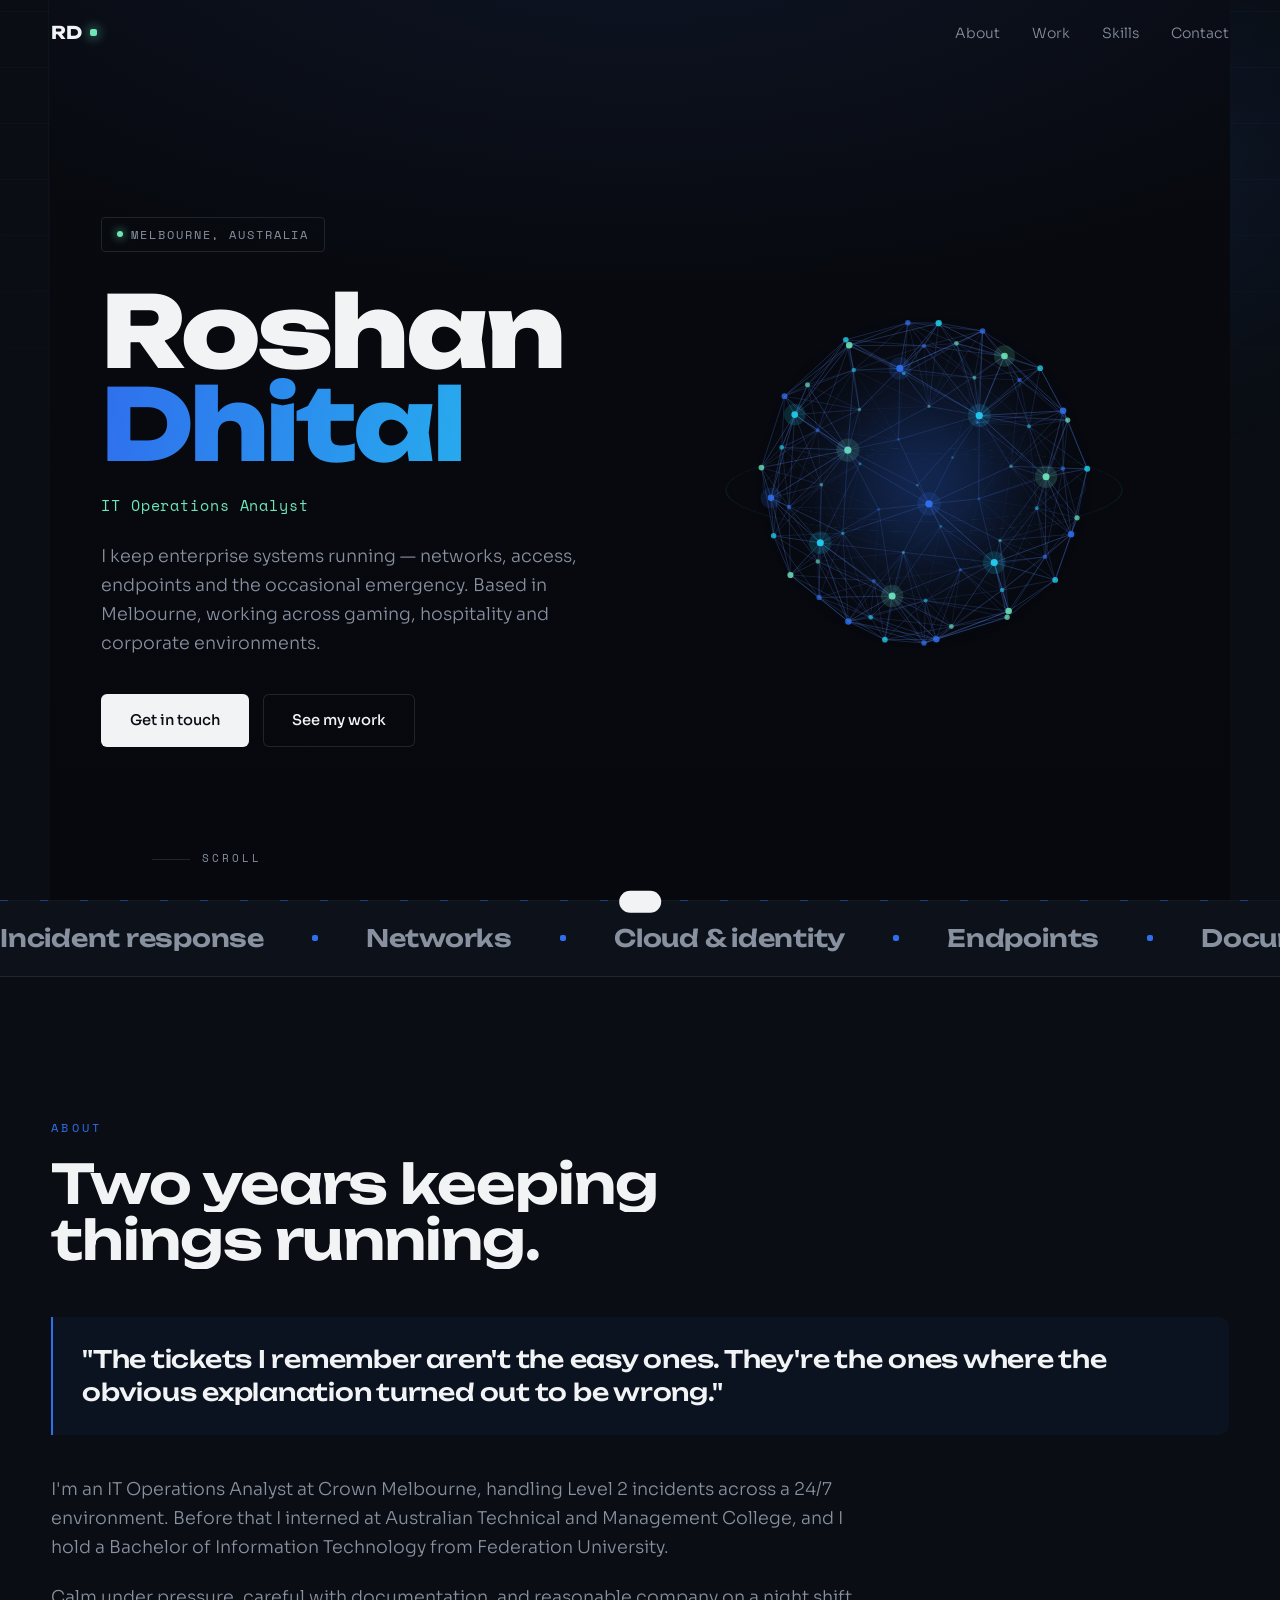
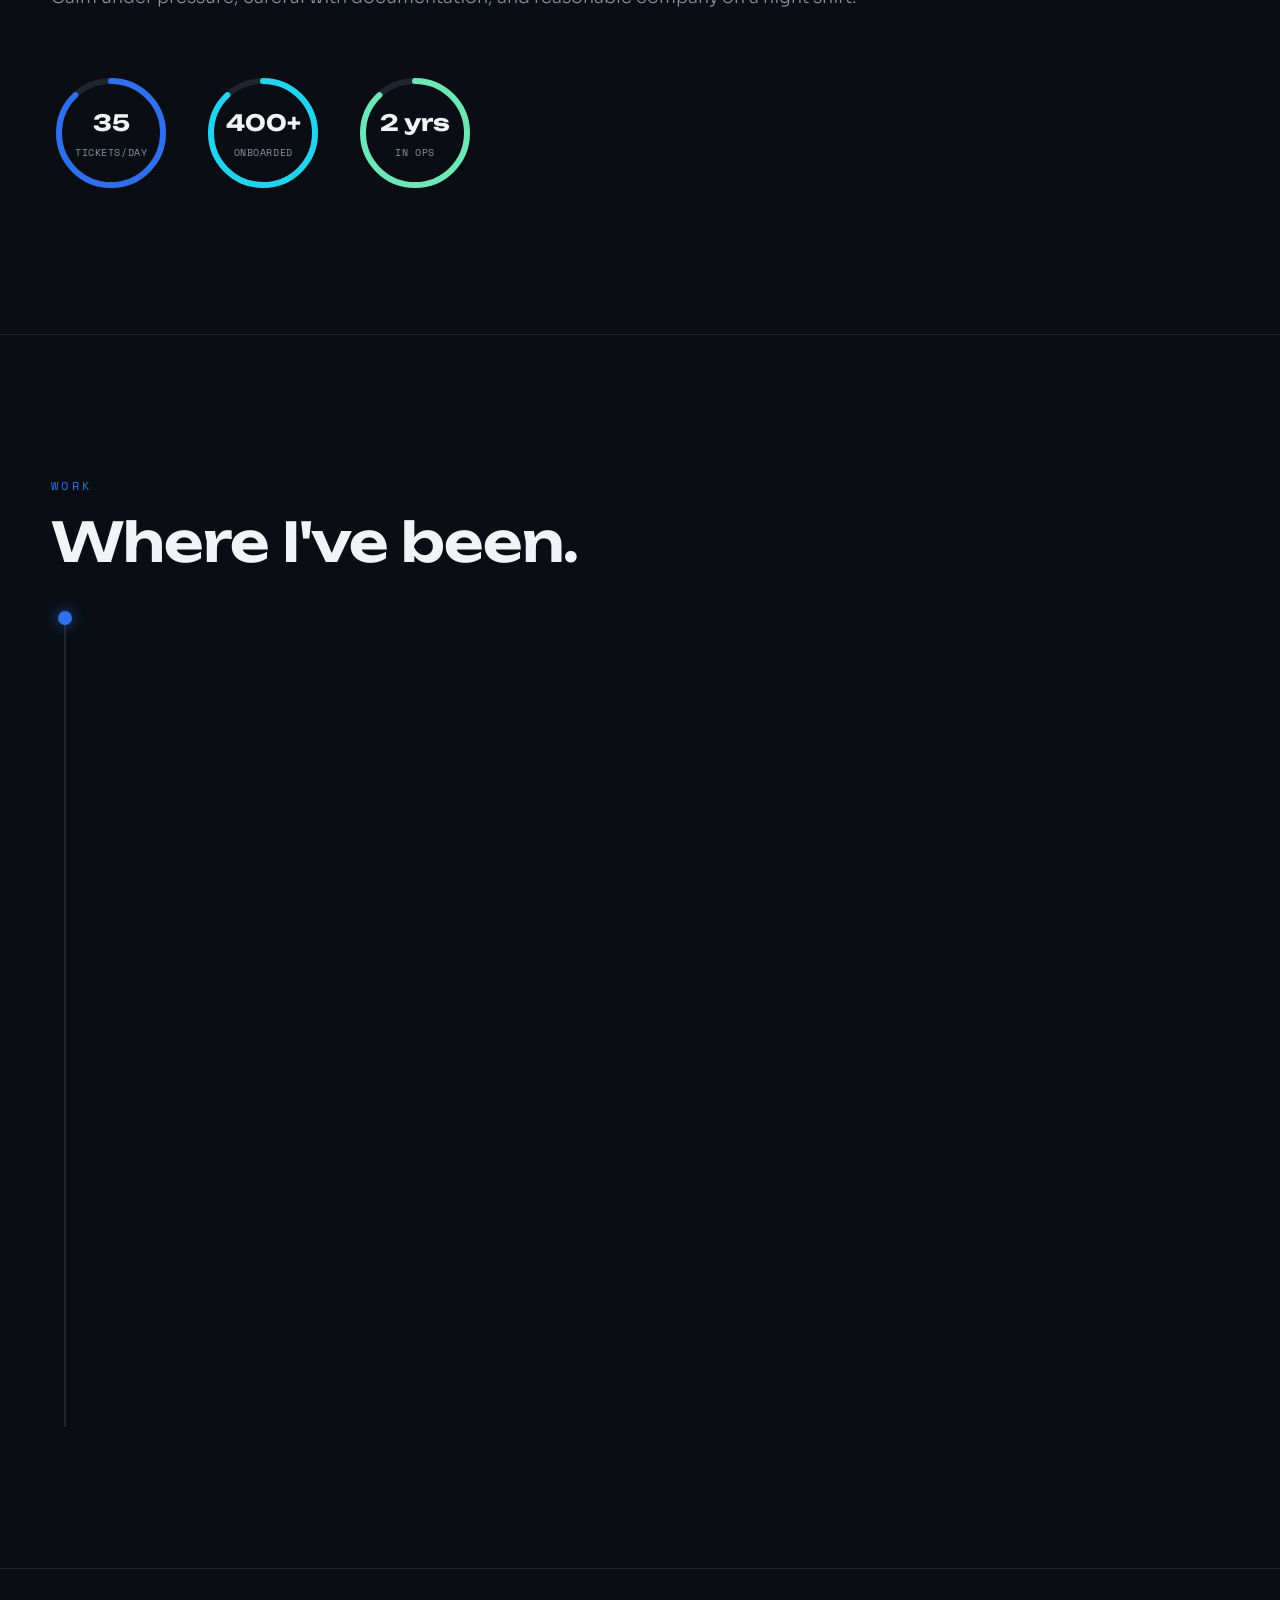
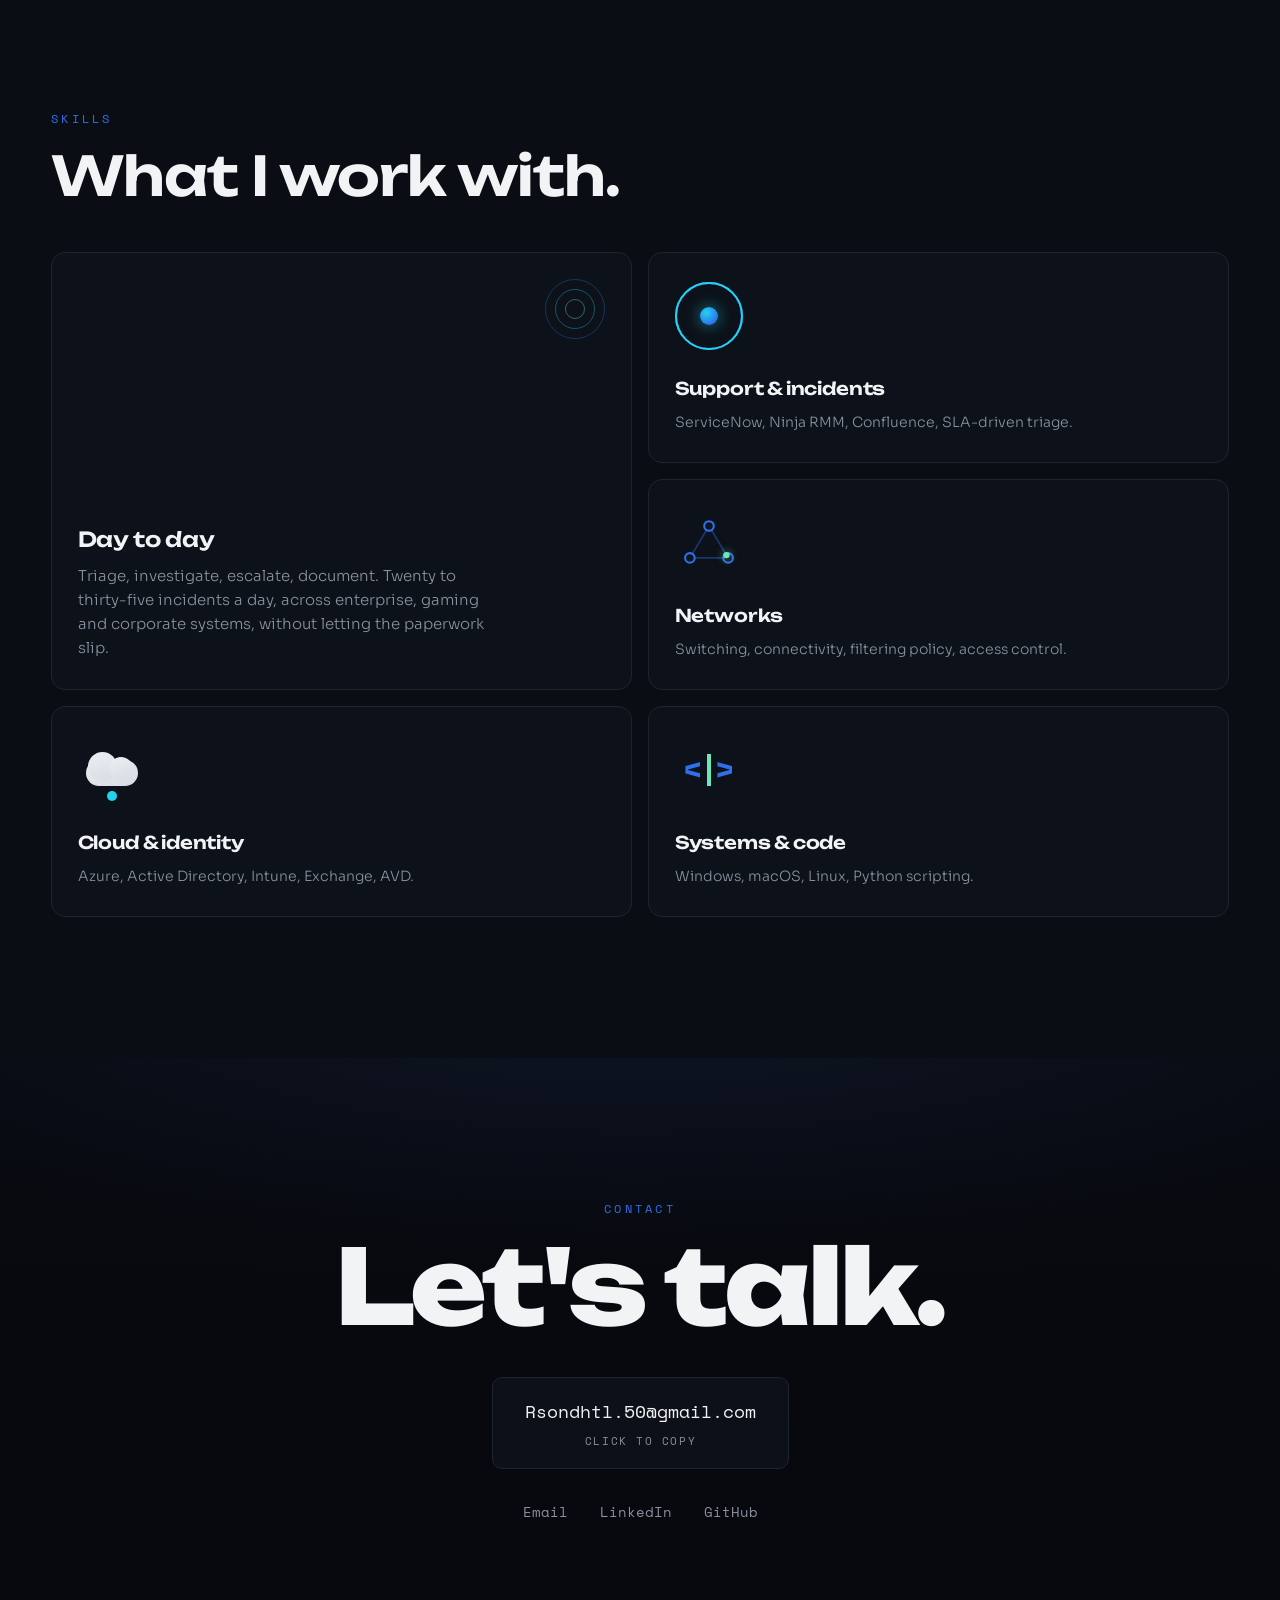
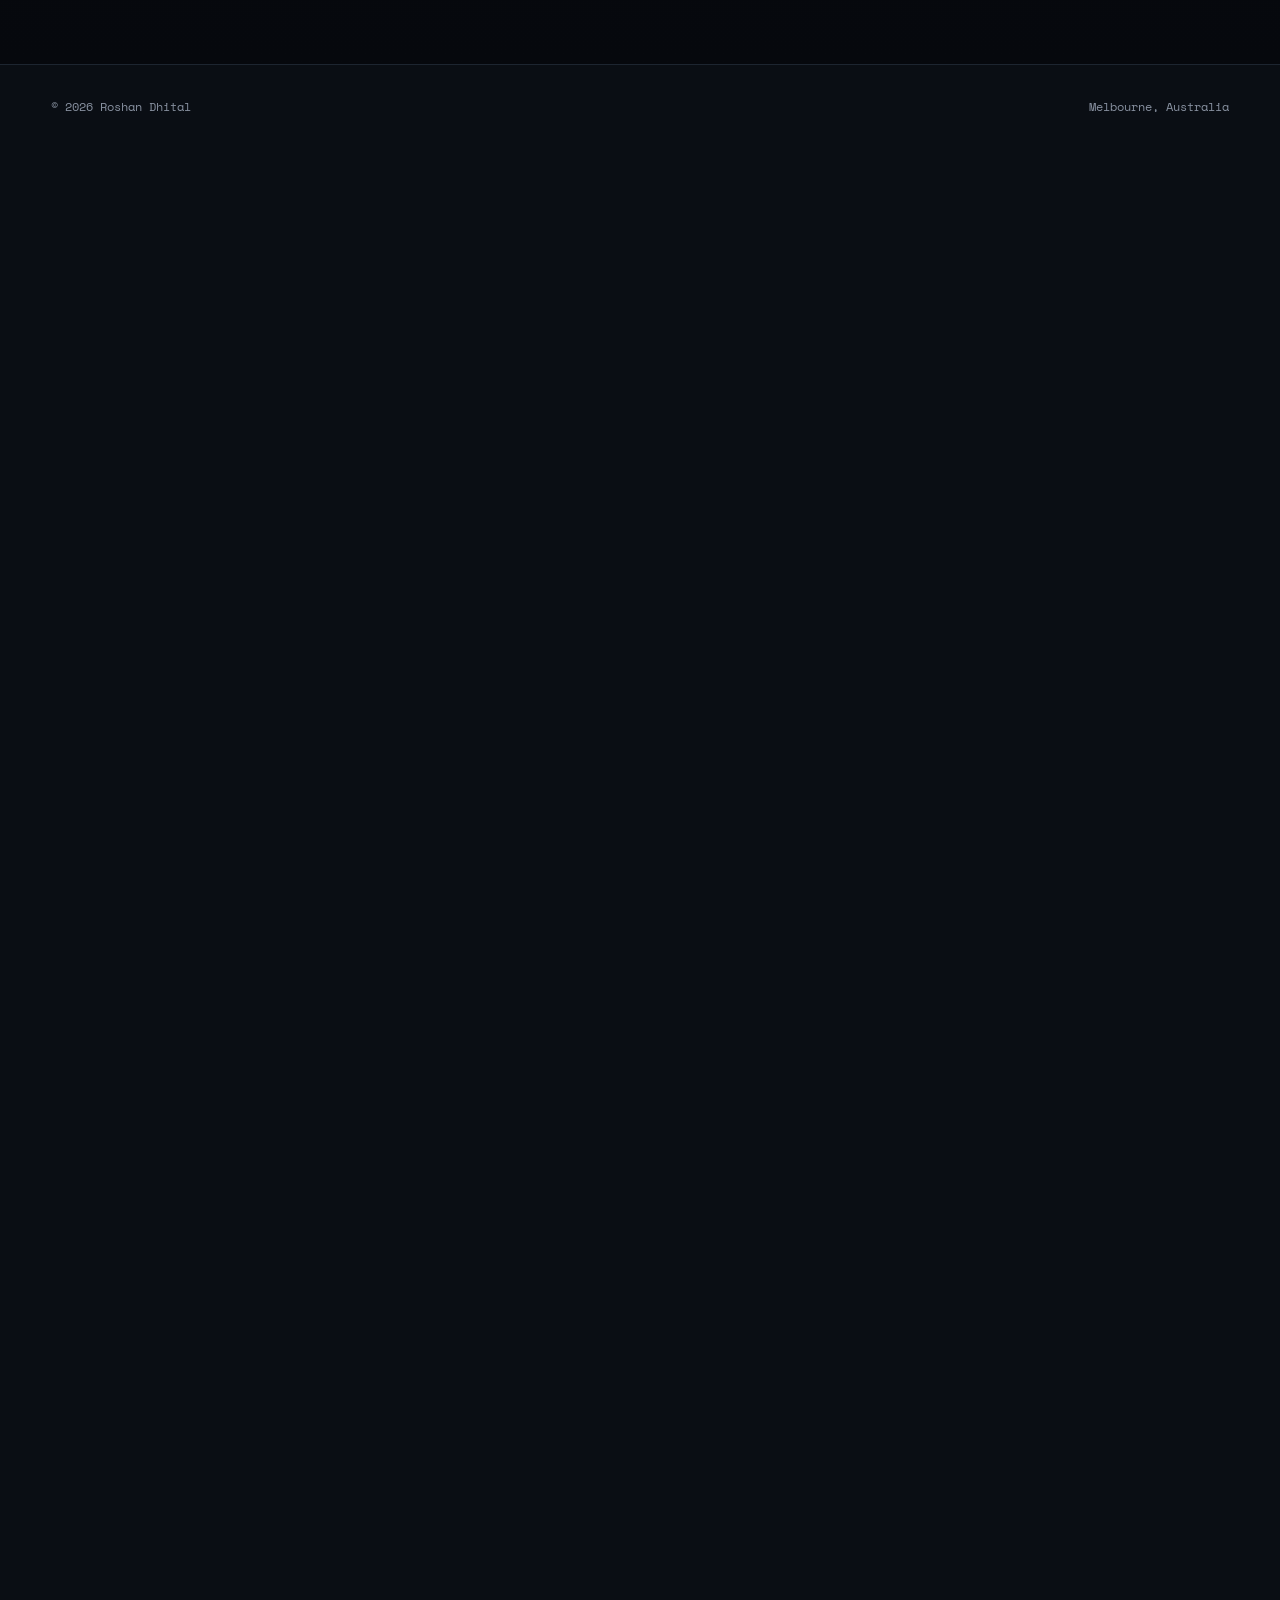
<file: index.html>
<!DOCTYPE html>
<html lang="en" dir="ltr">
<head>
<meta charset="utf-8">
<meta name="viewport" content="width=device-width, initial-scale=1">
<title>Roshan Dhital — IT Operations Analyst, Melbourne</title>
<meta name="description" content="Roshan Dhital — IT Operations Analyst based in Melbourne, Australia. Enterprise support, networks and systems.">
<meta name="theme-color" content="#0A0E14">

<meta property="og:title" content="Roshan Dhital — IT Operations Analyst">
<meta property="og:description" content="IT Operations Analyst based in Melbourne, Australia.">
<meta property="og:type" content="website">
<meta property="og:image" content="https://roshandhital.github.io/Rossite/thumbnail.png">
<meta property="og:image:width" content="1200">
<meta property="og:image:height" content="630">
<meta name="twitter:card" content="summary_large_image">
<meta name="twitter:image" content="https://roshandhital.github.io/Rossite/thumbnail.png">

<link rel="icon" href="favicon.svg" type="image/svg+xml">
<link rel="manifest" href="site.webmanifest">
<link rel="preconnect" href="https://fonts.googleapis.com">
<link rel="preconnect" href="https://fonts.gstatic.com" crossorigin>
<link href="https://fonts.googleapis.com/css2?family=Unbounded:wght@400;500;600;700;800;900&family=Sora:wght@300;400;500;600;700&family=Space+Mono:wght@400;700&display=swap" rel="stylesheet">
<link rel="stylesheet" href="styles.css">
<script>document.documentElement.classList.add('js');</script>
</head>

<body>

<!-- ============ LOADER ============ -->
<div class="loader" id="loader" aria-hidden="true">
  <div class="loader__inner">
    <span class="loader__name">ROSHAN DHITAL</span>
    <span class="loader__num" id="loaderNum">0</span>
    <span class="loader__bar"><i id="loaderBar"></i></span>
  </div>
</div>

<a class="skip" href="#main">Skip to content</a>
<div class="scrollbar" aria-hidden="true"><span></span></div>

<div class="cursor" id="cursor" aria-hidden="true"><span class="cursor__r"></span></div>

<!-- ============ BLUEPRINT BACKDROP ============ -->
<div class="grid-bg" id="gridBg" aria-hidden="true"></div>

<header class="nav" id="nav">
  <a class="nav__logo" href="#top" data-magnet>RD<i></i></a>
  <nav aria-label="Sections">
    <ul>
      <li><a href="#about" data-nav>About</a></li>
      <li><a href="#work" data-nav>Work</a></li>
      <li><a href="#skills" data-nav>Skills</a></li>
      <li><a href="#contact" data-nav>Contact</a></li>
    </ul>
  </nav>
  <button class="menu" id="menu" aria-expanded="false" aria-controls="nav">
    <span class="sr-only">Menu</span><i aria-hidden="true"></i>
  </button>
</header>

<main id="main">

  <!-- ============ HERO ============ -->
  <section class="hero" id="top">
    <div class="hero__text">
      <p class="tag" data-anim="fade"><i class="live"></i> Melbourne, Australia</p>

      <h1 class="hero__h1">
        <span class="mask"><span class="mask__i">Roshan</span></span>
        <span class="mask"><span class="mask__i grad">Dhital</span></span>
      </h1>

      <p class="hero__role" data-anim="fade">
        <span data-scramble="IT Operations Analyst">IT Operations Analyst</span>
      </p>

      <p class="hero__line" data-anim="fade">
        I keep enterprise systems running — networks, access, endpoints and the
        occasional emergency. Based in Melbourne, working across gaming,
        hospitality and corporate environments.
      </p>

      <div class="hero__btns" data-anim="fade">
        <a class="btn" href="#contact" data-magnet><span>Get in touch</span></a>
        <a class="btn btn--line" href="#work" data-magnet><span>See my work</span></a>
      </div>
    </div>

    <!-- 3D node sphere -->
    <div class="scene" aria-hidden="true">
      <canvas class="sphere" id="sphere"></canvas>
      <div class="scene__glow"></div>
      <div class="scene__ring scene__ring--a"></div>
      <div class="scene__ring scene__ring--b"></div>
    </div>

    <div class="scrolldown" aria-hidden="true"><span></span>SCROLL</div>
  </section>

  <div class="rule" aria-hidden="true"></div>

  <!-- ============ MARQUEE ============ -->
  <div class="marquee" aria-hidden="true">
    <div class="marquee__t" id="marquee"></div>
  </div>

  <!-- ============ ABOUT ============ -->
  <section class="sec" id="about">
    <div class="wrap">
      <p class="lbl" data-anim="fade">About</p>
      <h2 class="h2" data-anim="lines">
        Two years keeping<br>things running.
      </h2>

      <div class="about">
        <blockquote class="quote" data-anim="fade">
          "The tickets I remember aren't the easy ones. They're the ones where
          the obvious explanation turned out to be wrong."
        </blockquote>

        <div class="about__txt">
          <p data-anim="fade">
            I'm an IT Operations Analyst at Crown Melbourne, handling Level 2
            incidents across a 24/7 environment. Before that I interned at
            Australian Technical and Management College, and I hold a Bachelor
            of Information Technology from Federation University.
          </p>
          <p data-anim="fade">
            Calm under pressure, careful with documentation, and reasonable
            company on a night shift.
          </p>
        </div>

        <div class="rings" data-anim="fade">
          <div class="ring" data-count="35" data-suf="">
            <svg viewBox="0 0 120 120" aria-hidden="true">
              <circle class="ring__trail" cx="60" cy="60" r="52"/>
              <circle class="ring__bar ring__bar--a" cx="60" cy="60" r="52"/>
            </svg>
            <div class="ring__txt"><b>0</b><span>tickets/day</span></div>
          </div>
          <div class="ring" data-count="400" data-suf="+">
            <svg viewBox="0 0 120 120" aria-hidden="true">
              <circle class="ring__trail" cx="60" cy="60" r="52"/>
              <circle class="ring__bar ring__bar--b" cx="60" cy="60" r="52"/>
            </svg>
            <div class="ring__txt"><b>0</b><span>onboarded</span></div>
          </div>
          <div class="ring" data-count="2" data-suf=" yrs">
            <svg viewBox="0 0 120 120" aria-hidden="true">
              <circle class="ring__trail" cx="60" cy="60" r="52"/>
              <circle class="ring__bar ring__bar--c" cx="60" cy="60" r="52"/>
            </svg>
            <div class="ring__txt"><b>0</b><span>in ops</span></div>
          </div>
        </div>
      </div>
    </div>
  </section>

  <!-- ============ WORK ============ -->
  <section class="sec sec--alt" id="work">
    <div class="wrap">
      <p class="lbl" data-anim="fade">Work</p>
      <h2 class="h2" data-anim="lines">Where I've been.</h2>

      <div class="rail" id="rail">
        <div class="rail__line"><span class="rail__dot" id="railDot"></span></div>

        <div class="jobs">
          <article class="job" data-anim="hinge">
            <span class="job__yr">2023 —</span>
            <div class="job__b">
              <h3>IT Operations Analyst</h3>
              <p class="job__co">Crown Melbourne</p>
              <p>Level 2 support across gaming, hospitality and corporate systems — firewall and access reviews in Check Point and Aruba ClearPass, 20–35 ServiceNow tickets a day, documented in Confluence.</p>
            </div>
          </article>

          <article class="job" data-anim="hinge">
            <span class="job__yr">2023</span>
            <div class="job__b">
              <h3>IT Support Intern</h3>
              <p class="job__co">Australian Technical and Management College</p>
              <p>Hundreds of requests a week through Ninja RMM, plus onboarding for 400+ students and staff — accounts, access and software deployment in Active Directory.</p>
            </div>
          </article>

          <article class="job" data-anim="hinge">
            <span class="job__yr">2019—22</span>
            <div class="job__b">
              <h3>Bachelor of Information Technology</h3>
              <p class="job__co">Federation University Australia</p>
              <p>Networking and information security, cloud computing, systems analysis and programming. Led a team project judged best of seven prototypes.</p>
            </div>
          </article>
        </div>
      </div>
    </div>
  </section>

  <!-- ============ SKILLS ============ -->
  <section class="sec" id="skills">
    <div class="wrap">
      <p class="lbl" data-anim="fade">Skills</p>
      <h2 class="h2" data-anim="lines">What I work with.</h2>

      <div class="bento">
        <article class="tile tile--big" data-tilt data-anim="pop">
          <div class="tile__orbit" aria-hidden="true">
            <i></i><i></i><i></i>
          </div>
          <h3>Day to day</h3>
          <p>Triage, investigate, escalate, document. Twenty to thirty-five
             incidents a day, across enterprise, gaming and corporate systems,
             without letting the paperwork slip.</p>
        </article>

        <article class="tile" data-tilt data-anim="pop">
          <div class="icon icon--support" aria-hidden="true">
            <span class="icon__ring"></span>
            <span class="icon__ring icon__ring--d"></span>
            <span class="icon__dot"></span>
          </div>
          <h3>Support &amp; incidents</h3>
          <p>ServiceNow, Ninja RMM, Confluence, SLA-driven triage.</p>
        </article>
        <article class="tile" data-tilt data-anim="pop">
          <svg class="icon icon--net" viewBox="0 0 64 64" aria-hidden="true">
            <line x1="14" y1="46" x2="32" y2="16" class="icon__line"/>
            <line x1="32" y1="16" x2="50" y2="46" class="icon__line"/>
            <line x1="14" y1="46" x2="50" y2="46" class="icon__line"/>
            <circle cx="32" cy="16" r="4.5" class="icon__node"/>
            <circle cx="14" cy="46" r="4.5" class="icon__node"/>
            <circle cx="50" cy="46" r="4.5" class="icon__node"/>
            <circle r="3" class="icon__packet">
              <animateMotion dur="2.6s" repeatCount="indefinite" path="M32,16 L50,46 L14,46 Z"/>
            </circle>
          </svg>
          <h3>Networks</h3>
          <p>Switching, connectivity, filtering policy, access control.</p>
        </article>
        <article class="tile" data-tilt data-anim="pop">
          <div class="icon icon--cloud" aria-hidden="true">
            <span class="icon__cloudbody"></span>
            <span class="icon__cloudbump icon__cloudbump--l"></span>
            <span class="icon__cloudbump icon__cloudbump--r"></span>
            <span class="icon__cloudpulse"></span>
          </div>
          <h3>Cloud &amp; identity</h3>
          <p>Azure, Active Directory, Intune, Exchange, AVD.</p>
        </article>
        <article class="tile" data-tilt data-anim="pop">
          <div class="icon icon--code" aria-hidden="true">
            <span class="icon__bracket">&lt;</span>
            <span class="icon__cursor"></span>
            <span class="icon__bracket">&gt;</span>
          </div>
          <h3>Systems &amp; code</h3>
          <p>Windows, macOS, Linux, Python scripting.</p>
        </article>
      </div>
    </div>
  </section>

  <!-- ============ CONTACT ============ -->
  <section class="sec sec--end" id="contact">
    <div class="wrap wrap--mid">
      <p class="lbl" data-anim="fade">Contact</p>
      <h2 class="big" data-anim="lines">Let's talk.</h2>

      <button class="mail" id="copyMail" data-mail="Rsondhtl.50@gmail.com" data-magnet>
        <span>Rsondhtl.50@gmail.com</span>
        <i>click to copy</i>
      </button>

      <div class="links" data-anim="fade">
        <a href="mailto:Rsondhtl.50@gmail.com" data-magnet>Email</a>
        <a href="https://www.linkedin.com/in/roshan-dhital/" target="_blank" rel="noopener" data-magnet>LinkedIn</a>
        <a href="https://github.com/roshandhital" target="_blank" rel="noopener" data-magnet>GitHub</a>
      </div>
    </div>
  </section>
</main>

<footer class="foot">
  <p>© <span id="year">2026</span> Roshan Dhital</p>
  <p>Melbourne, Australia</p>
</footer>

<div class="toast" id="toast" role="status" aria-live="polite"></div>
<button class="top" id="top-btn" aria-label="Back to top">↑</button>

<script src="script.js" defer></script>
</body>
</html>
</file>
<file: styles.css>
/* =========================================================
   Roshan Dhital — portfolio
   Blueprint / precision-engineering theme, built around an
   interactive 3D die. No frameworks, no libraries.
   ========================================================= */

:root{
  --bg:      #0A0E14;
  --bg-2:    #10151D;
  --panel:   #ECEFF3;
  --line:    #1D2530;
  --fg:      #F2F3F5;
  --dim:     #8891A0;

  --cobalt:  #2F6FED;
  --cyan:    #22D3EE;
  --mint:    #6EE7B7;
  --amber:   #FFB020;

  --display: 'Unbounded', system-ui, sans-serif;
  --body:    'Sora', system-ui, sans-serif;
  --mono:    'Space Mono', ui-monospace, monospace;

  --wrap: 1180px;
  --pad: clamp(1.2rem, 4vw, 3.5rem);
  --ease: cubic-bezier(.22,.9,.28,1);
  --bounce: cubic-bezier(.34,1.42,.4,1);

  /* section background washes — dark blue / light blue / teal-green / near-black,
     each a soft glow over the base --bg rather than a flat color block */
  --wash-black: radial-gradient(120% 70% at 50% -10%, rgba(20,30,55,.55), transparent 60%),
                linear-gradient(180deg, rgba(8,10,16,1), rgba(6,8,13,1));
  --wash-blue:  radial-gradient(90% 60% at 18% 0%, rgba(24,46,96,.6), transparent 65%),
                radial-gradient(70% 55% at 92% 100%, rgba(16,30,64,.45), transparent 60%),
                var(--bg);
  --wash-blue-light: radial-gradient(90% 65% at 82% 0%, rgba(38,88,176,.42), transparent 65%),
                radial-gradient(75% 55% at 8% 100%, rgba(24,60,124,.32), transparent 60%),
                var(--bg);
  --wash-teal:  radial-gradient(90% 60% at 22% 0%, rgba(20,84,76,.4), transparent 65%),
                radial-gradient(70% 55% at 88% 100%, rgba(16,72,68,.3), transparent 60%),
                var(--bg);
}

*,*::before,*::after{ box-sizing:border-box; }
html{ scroll-behavior:smooth; }

body{
  margin:0; background:var(--bg); color:var(--fg);
  font-family:var(--body); font-weight:300;
  font-size:clamp(1rem,.95rem + .25vw,1.1rem); line-height:1.65;
  -webkit-font-smoothing:antialiased; overflow-x:hidden;
}
body.is-locked{ overflow:hidden; }

a{ color:inherit; text-decoration:none; }
button{ font:inherit; color:inherit; background:none; border:0; }
:focus-visible{ outline:2px solid var(--cobalt); outline-offset:4px; border-radius:4px; }

.sr-only{
  position:absolute; width:1px; height:1px; padding:0; margin:-1px;
  overflow:hidden; clip:rect(0 0 0 0); white-space:nowrap; border:0;
}
.skip{
  position:absolute; left:-999px; top:0; z-index:500;
  background:var(--fg); color:var(--bg); padding:.6rem 1rem;
  font-family:var(--mono); font-size:.85rem;
}
.skip:focus{ left:.5rem; top:.5rem; }

.wrap{ max-width:var(--wrap); margin:0 auto; }
.wrap--mid{ max-width:820px; text-align:center; }

/* =========================================================
   Loader
   ========================================================= */
.loader{
  position:fixed; inset:0; z-index:400; background:var(--bg);
  display:grid; place-items:center;
  animation:loadOut .9s var(--ease) 2.1s forwards;
}
.loader.is-done{ animation:loadOut .9s var(--ease) forwards; }
@keyframes loadOut{ to{ transform:translateY(-100%); visibility:hidden; } }
.loader__inner{ text-align:center; width:min(320px,72vw); }
.loader__name{
  display:block; font-family:var(--mono); font-size:.72rem;
  letter-spacing:.4em; color:var(--dim); margin-bottom:1.2rem;
}
.loader__num{
  display:block; font-family:var(--display); font-weight:800;
  font-size:3.2rem; line-height:1; margin-bottom:1.2rem;
}
.loader__bar{ display:block; height:2px; background:var(--line); overflow:hidden; }
.loader__bar i{
  display:block; height:100%; width:0%;
  background:linear-gradient(90deg,var(--cobalt),var(--cyan),var(--mint));
  animation:loadBar 2s var(--ease) forwards;
}
@keyframes loadBar{ to{ width:100%; } }

/* =========================================================
   Blueprint grid backdrop
   ========================================================= */
.grid-bg{
  position:fixed; inset:-5% -5%; z-index:0; pointer-events:none;
  background-image:
    linear-gradient(rgba(47,111,237,.08) 1px, transparent 1px),
    linear-gradient(90deg, rgba(47,111,237,.08) 1px, transparent 1px);
  background-size:56px 56px;
  will-change:transform;
  mask-image:radial-gradient(80% 70% at 50% 0%, #000 40%, transparent 92%);
  -webkit-mask-image:radial-gradient(80% 70% at 50% 0%, #000 40%, transparent 92%);
}
.grid-bg::after{
  content:''; position:absolute; inset:0;
  background:radial-gradient(46% 40% at 82% 26%, rgba(47,111,237,.16), transparent 70%),
             radial-gradient(30% 30% at 12% 70%, rgba(34,211,238,.09), transparent 70%);
}

/* =========================================================
   Scroll progress + cursor
   ========================================================= */
.scrollbar{ position:fixed; inset:0 0 auto 0; height:2px; z-index:120; pointer-events:none; }
.scrollbar span{
  display:block; height:100%; width:100%; transform-origin:0 50%; transform:scaleX(0);
  background:linear-gradient(90deg,var(--cobalt),var(--cyan),var(--mint));
}
@supports (animation-timeline: scroll()){
  .scrollbar span{ animation:sbGrow linear both; animation-timeline:scroll(root block); }
}
@keyframes sbGrow{ from{ transform:scaleX(0);} to{ transform:scaleX(1);} }

.cursor{ display:none; }
@media (hover:hover) and (pointer:fine){
  .cursor{ position:fixed; top:0; left:0; z-index:300; pointer-events:none; }
  .cursor__r{
    position:absolute; top:0; left:0; border-radius:50%; transform:translate(-50%,-50%);
    width:30px; height:30px; border:1px solid rgba(47,111,237,.6);
    box-shadow:0 0 16px rgba(34,211,238,.25);
    transition:width .3s var(--ease), height .3s var(--ease), border-color .3s;
  }
  .cursor.is-big .cursor__r{ width:58px; height:58px; border-color:rgba(34,211,238,.85); background:rgba(47,111,237,.08); }
}

/* =========================================================
   Nav
   ========================================================= */
.nav{
  position:fixed; inset:0 0 auto 0; z-index:110;
  display:flex; align-items:center; justify-content:space-between;
  padding:1.1rem var(--pad);
  transition:padding .35s var(--ease), background .35s, border-color .35s;
  border-bottom:1px solid transparent;
}
.nav.is-stuck{
  padding:.7rem var(--pad); background:rgba(10,14,20,.78);
  backdrop-filter:blur(14px); border-bottom-color:var(--line);
}
.nav__logo{
  display:inline-flex; align-items:center; gap:.5rem;
  font-family:var(--display); font-weight:700; font-size:1.1rem; letter-spacing:-.01em;
  will-change:transform;
}
.nav__logo i{
  width:7px; height:7px; border-radius:2px;
  background:var(--mint); box-shadow:0 0 12px var(--mint);
  animation:blip 2.4s ease-in-out infinite;
}
@keyframes blip{ 0%,100%{ opacity:1; transform:scale(1) rotate(0deg);} 50%{ opacity:.4; transform:scale(.7) rotate(45deg);} }

.nav nav ul{ display:flex; gap:2rem; list-style:none; margin:0; padding:0; }
.nav nav a{ position:relative; font-size:.88rem; color:var(--dim); transition:color .25s; }
.nav nav a::after{
  content:''; position:absolute; left:0; right:0; bottom:-5px; height:1px;
  background:currentColor; transform:scaleX(0); transform-origin:100% 50%;
  transition:transform .35s var(--ease);
}
.nav nav a:hover{ color:var(--fg); }
.nav nav a:hover::after{ transform:scaleX(1); transform-origin:0 50%; }
.nav nav a.on{ color:var(--fg); }
.nav nav a.on::after{ transform:scaleX(1); background:var(--cobalt); }

.menu{ display:none; cursor:pointer; padding:.5rem; }
.menu i{ display:block; width:22px; height:1.5px; background:var(--fg); box-shadow:0 7px 0 var(--fg),0 -7px 0 var(--fg); }

/* =========================================================
   Hero
   ========================================================= */
.hero{
  position:relative; z-index:1; min-height:100svh;
  display:grid; grid-template-columns:minmax(0,1.05fr) minmax(0,1fr);
  align-items:center; gap:2rem;
  padding:8rem var(--pad) 4rem; max-width:var(--wrap); margin:0 auto;
  background-image:var(--wash-black);
}

.tag{
  display:inline-flex; align-items:center; gap:.55rem; margin:0 0 2rem;
  font-family:var(--mono); font-size:.74rem; letter-spacing:.16em;
  text-transform:uppercase; color:var(--dim);
  border:1px solid var(--line); border-radius:4px; padding:.4rem .9rem;
}
.live{
  width:6px; height:6px; border-radius:50%; background:var(--mint);
  box-shadow:0 0 10px var(--mint); animation:blip 2.4s ease-in-out infinite;
}

.hero__h1{
  font-family:var(--display); font-weight:800;
  font-size:clamp(2.6rem,8.5vw,6.2rem); line-height:.94;
  letter-spacing:-.03em; margin:0 0 1.5rem;
}
.mask{ display:block; overflow:hidden; padding:0 .12em; margin-left:-.12em; }
.js .mask__i{ display:block; transform:translateY(105%); }
.mask__i{ display:block; }
.grad{
  background:linear-gradient(100deg,var(--cobalt),var(--cyan) 55%,var(--mint));
  -webkit-background-clip:text; background-clip:text; color:transparent;
  background-size:220% auto; animation:shift 8s linear infinite;
}
@keyframes shift{ to{ background-position:220% center; } }

.hero__role{
  font-family:var(--mono); font-size:.92rem; letter-spacing:.06em;
  color:var(--mint); margin:0 0 1.5rem;
}
.hero__line{ max-width:50ch; color:var(--dim); margin:0 0 2.2rem; }

.hero__btns{ display:flex; flex-wrap:wrap; gap:.9rem; }
.btn{
  position:relative; display:inline-block; overflow:hidden;
  padding:.9rem 1.8rem; border-radius:6px;
  background:var(--fg); color:var(--bg);
  font-weight:500; font-size:.92rem; will-change:transform;
}
.btn span{ position:relative; z-index:1; transition:color .35s var(--ease); }
.btn::before{
  content:''; position:absolute; inset:0; border-radius:inherit;
  background:linear-gradient(100deg,var(--cobalt),var(--cyan));
  transform:translateY(101%); transition:transform .45s var(--ease);
}
.btn:hover::before{ transform:translateY(0); }
.btn:hover span{ color:#fff; }
.btn--line{ background:transparent; color:var(--fg); box-shadow:inset 0 0 0 1px var(--line); }

/* =========================================================
   3D node sphere
   ========================================================= */
.scene{ position:relative; display:grid; place-items:center; height:380px; perspective:1000px; }
.scene__glow{
  position:absolute; width:260px; height:260px; border-radius:50%;
  background:radial-gradient(circle,rgba(47,111,237,.4),transparent 68%);
  filter:blur(30px); pointer-events:none;
}
.sphere{ position:relative; width:min(360px,84vw); height:min(360px,84vw); }

.scene__ring{
  position:absolute; border-radius:50%;
  border:1px solid rgba(47,111,237,.16);
  pointer-events:none;
}
.scene__ring--a{
  width:320px; height:320px; transform:rotateX(78deg) rotateZ(0deg);
  animation:ringspin 26s linear infinite;
}
.scene__ring--b{
  width:390px; height:390px; border-color:rgba(34,211,238,.12);
  transform:rotateX(78deg) rotateZ(45deg);
  animation:ringspin 34s linear infinite reverse;
}
@keyframes ringspin{ to{ transform:rotateX(78deg) rotateZ(360deg); } }

.scrolldown{
  grid-column:1 / -1;
  position:absolute; left:var(--pad); bottom:2rem;
  font-family:var(--mono); font-size:.68rem; letter-spacing:.28em; color:var(--dim);
  display:flex; align-items:center; gap:.7rem;
}
.scrolldown span{ display:block; width:38px; height:1px; background:var(--line); position:relative; overflow:hidden; }
.scrolldown span::after{
  content:''; position:absolute; inset:0; background:var(--cobalt);
  transform:translateX(-100%); animation:swipe 2.2s var(--ease) infinite;
}
@keyframes swipe{ 50%{ transform:translateX(0);} 100%{ transform:translateX(100%);} }

/* thin blueprint rule under the hero */
.rule{
  position:relative; z-index:1; height:1px; background:var(--line);
  background-image:repeating-linear-gradient(90deg, var(--cobalt) 0 8px, transparent 8px 40px);
  opacity:.5;
}

/* =========================================================
   Marquee
   ========================================================= */
.marquee{
  position:relative; z-index:1; overflow:hidden;
  border-bottom:1px solid var(--line); padding:1.1rem 0; background:rgba(16,21,29,.6);
}
.marquee__t{ display:flex; gap:3rem; width:max-content; animation:roll 30s linear infinite; }
.marquee__t span{
  font-family:var(--display); font-weight:600; font-size:clamp(1rem,2.8vw,1.5rem);
  letter-spacing:-.01em; color:var(--dim); display:flex; align-items:center; gap:3rem;
}
.marquee__t i{ width:6px; height:6px; border-radius:2px; background:var(--cobalt); }
@keyframes roll{ to{ transform:translateX(-50%); } }

/* =========================================================
   Sections
   ========================================================= */
.sec{ position:relative; z-index:1; padding:clamp(5rem,11vw,9rem) var(--pad); }
.sec--alt{ border-block:1px solid var(--line); }
.sec--end{ text-align:center; }

#about{ background-image:var(--wash-blue); }
#work{ background-image:var(--wash-blue-light); }
#skills{ background-image:var(--wash-teal); }
#contact{ background-image:var(--wash-black); }

.lbl{
  font-family:var(--mono); font-size:.72rem; letter-spacing:.28em;
  text-transform:uppercase; color:var(--cobalt); margin:0 0 1.2rem;
}
.h2{
  font-family:var(--display); font-weight:600;
  font-size:clamp(1.9rem,5vw,3.4rem); line-height:1.04;
  letter-spacing:-.02em; margin:0 0 3rem;
}
.big{
  font-family:var(--display); font-weight:800;
  font-size:clamp(2.6rem,10vw,6.5rem); line-height:.96;
  letter-spacing:-.03em; margin:0 0 2.5rem;
}

/* reveal states */
.js [data-anim]{ opacity:0; }
.js [data-anim="fade"]{ transform:translateY(24px); }
.js [data-anim="pop"] { transform:translateY(28px) scale(.97); }
.js [data-anim="hinge"]{ transform:rotateY(-70deg) translateX(-16px); transform-origin:0% 50%; }
[data-anim].in{
  opacity:1; transform:none;
  transition:opacity .8s var(--ease), transform .9s var(--ease);
}
.jobs{ perspective:1000px; }
.h2 .ln,.big .ln{ display:block; overflow:hidden; }
.h2 .ln i,.big .ln i{ display:block; font-style:normal; transform:translateY(105%); }
[data-anim="lines"].in .ln i{ transform:none; transition:transform 1s var(--ease); }

/* about */
.about{ display:grid; grid-template-columns:minmax(0,1fr); gap:2.5rem; }
.quote{
  margin:0; padding:1.6rem 1.8rem; border-left:2px solid var(--cobalt);
  font-family:var(--display); font-weight:500; font-size:clamp(1.15rem,2.6vw,1.5rem);
  line-height:1.4; letter-spacing:-.01em; color:var(--fg); font-style:normal;
  background:rgba(47,111,237,.06); border-radius:0 10px 10px 0;
}
.about__txt p{ max-width:62ch; color:var(--dim); margin:0 0 1.3rem; }

.rings{ display:flex; flex-wrap:wrap; gap:2rem; }
.ring{ position:relative; width:120px; height:120px; }
.ring svg{ width:100%; height:100%; transform:rotate(-90deg); }
.ring__trail{ fill:none; stroke:var(--line); stroke-width:6; }
.ring__bar{
  fill:none; stroke-width:6; stroke-linecap:round;
  stroke-dasharray:327; stroke-dashoffset:327;
  transition:stroke-dashoffset 1.3s var(--ease);
}
.ring__bar--a{ stroke:var(--cobalt); }
.ring__bar--b{ stroke:var(--cyan); }
.ring__bar--c{ stroke:var(--mint); }
.ring.in .ring__bar{ stroke-dashoffset:40; }
.ring__txt{
  position:absolute; inset:0; display:flex; flex-direction:column;
  align-items:center; justify-content:center;
}
.ring__txt b{ font-family:var(--display); font-weight:700; font-size:1.4rem; }
.ring__txt span{ font-family:var(--mono); font-size:.62rem; letter-spacing:.06em; color:var(--dim); text-transform:uppercase; margin-top:.2rem; }

/* work rail */
.rail{ position:relative; display:grid; grid-template-columns:28px minmax(0,1fr); gap:1.5rem; }
.rail__line{ position:relative; width:2px; background:var(--line); justify-self:center; border-radius:2px; }
.rail__dot{
  position:absolute; left:50%; top:0; width:14px; height:14px; border-radius:50%;
  background:var(--cobalt); box-shadow:0 0 14px rgba(47,111,237,.7);
  transform:translate(-50%,-50%); transition:top .1s linear;
}
.jobs{ display:grid; gap:2.4rem; }
.job{
  position:relative; padding:1.8rem 1.9rem; border-radius:12px;
  border:1px solid var(--line); background:rgba(16,21,29,.5);
  transition:border-color .3s, background .3s;
}
.job:hover{ border-color:rgba(47,111,237,.5); background:rgba(47,111,237,.06); }
.job__yr{
  display:inline-block; margin-bottom:.6rem; font-family:var(--mono);
  font-size:.78rem; color:var(--cobalt);
}
.job__b h3{ font-family:var(--display); font-weight:600; font-size:clamp(1.1rem,2.6vw,1.5rem); margin:0 0 .3rem; letter-spacing:-.01em; }
.job__co{ color:var(--mint); font-size:.88rem; margin:0 0 .8rem; font-family:var(--mono); }
.job__b p:last-child{ color:var(--dim); margin:0; max-width:60ch; }

/* skills bento */
.bento{
  display:grid; gap:1rem;
  grid-template-columns:repeat(4,1fr); grid-auto-rows:1fr;
}
.tile{
  position:relative; padding:1.8rem 1.6rem; border-radius:14px;
  border:1px solid var(--line); background:rgba(16,21,29,.6);
  transform-style:preserve-3d; will-change:transform; overflow:hidden;
  transition:border-color .35s;
  grid-column:span 2; grid-row:span 1;
}
.tile--big{ grid-column:1 / 3; grid-row:1 / 3; display:flex; flex-direction:column; justify-content:flex-end; }
.tile:nth-of-type(2){ grid-column:3 / 5; grid-row:1; }
.tile:nth-of-type(3){ grid-column:3 / 5; grid-row:2; }
.tile:nth-of-type(4){ grid-column:1 / 3; grid-row:3; }
.tile:nth-of-type(5){ grid-column:3 / 5; grid-row:3; }
.tile::after{
  content:''; position:absolute; inset:0;
  background:radial-gradient(360px circle at var(--px,50%) var(--py,50%),rgba(47,111,237,.14),transparent 42%);
  opacity:0; transition:opacity .35s;
}
.tile:hover{ border-color:rgba(47,111,237,.5); }
.tile:hover::after{ opacity:1; }
.tile h3{ font-family:var(--display); font-weight:600; font-size:1.1rem; margin:0 0 .5rem; letter-spacing:-.01em; }
.tile p{ margin:0; font-size:.88rem; color:var(--dim); line-height:1.6; }
.tile--big h3{ font-size:1.3rem; }
.tile--big p{ font-size:.94rem; max-width:38ch; }

.tile__orbit{ position:absolute; top:1.6rem; right:1.6rem; width:60px; height:60px; }
.tile__orbit i{
  position:absolute; inset:0; border-radius:50%; border:1px solid rgba(47,111,237,.35);
}
.tile__orbit i:nth-child(1){ animation:orbitspin 12s linear infinite; }
.tile__orbit i:nth-child(2){ inset:10px; border-color:rgba(34,211,238,.35); animation:orbitspin 9s linear infinite reverse; }
.tile__orbit i:nth-child(3){ inset:20px; border-color:rgba(110,231,183,.4); animation:orbitspin 6s linear infinite; }
@keyframes orbitspin{ to{ transform:rotate(360deg); } }

/* category icons — bigger than the old mini-cube, one motif per skill area */
.icon{ position:relative; display:block; width:68px; height:68px; margin-bottom:1.5rem; }

/* Support & incidents — a live signal: expanding rings behind a steady dot */
.icon--support .icon__ring{
  position:absolute; inset:0; border-radius:50%;
  border:2px solid var(--cobalt);
  animation:pingring 2.2s ease-out infinite;
}
.icon--support .icon__ring--d{ animation-delay:1.1s; border-color:var(--cyan); }
.icon--support .icon__dot{
  position:absolute; top:50%; left:50%; width:18px; height:18px; margin:-9px 0 0 -9px;
  border-radius:50%; background:radial-gradient(circle at 35% 30%, var(--cyan), var(--cobalt) 75%);
  box-shadow:0 0 16px rgba(34,211,238,.6);
}
@keyframes pingring{
  0%{ transform:scale(.35); opacity:0; }
  25%{ opacity:.9; }
  100%{ transform:scale(1.15); opacity:0; }
}
.tile:hover .icon--support .icon__ring{ animation-duration:1.1s; }

/* Networks — a small node graph with a packet travelling the edges */
.icon--net{ overflow:visible; }
.icon__line{ stroke:rgba(47,111,237,.4); stroke-width:1.6; }
.icon__node{ fill:var(--bg-2); stroke:var(--cobalt); stroke-width:2; }
.icon__packet{ fill:var(--mint); filter:drop-shadow(0 0 4px rgba(110,231,183,.8)); }

/* Cloud & identity — a soft floating cloud with a sync pulse beneath it */
.icon--cloud{ animation:cloudfloat 4.5s ease-in-out infinite; }
.icon__cloudbody{
  position:absolute; left:8px; right:8px; bottom:18px; height:26px; border-radius:15px;
  background:linear-gradient(160deg,var(--panel),#D7DCE3);
}
.icon__cloudbump{
  position:absolute; bottom:23px; width:29px; height:29px; border-radius:50%;
  background:linear-gradient(160deg,var(--panel),#D7DCE3);
}
.icon__cloudbump--l{ left:10px; }
.icon__cloudbump--r{ left:31px; width:24px; height:24px; }
.icon__cloudpulse{
  position:absolute; left:50%; bottom:3px; width:10px; height:10px; margin-left:-5px;
  border-radius:50%; background:var(--cyan);
  animation:pingring 2s ease-out infinite;
}
@keyframes cloudfloat{
  0%,100%{ transform:translateY(0); }
  50%{ transform:translateY(-6px); }
}
.tile:hover .icon--cloud{ animation-duration:1.6s; }

/* Systems & code — brackets with a blinking cursor between them */
.icon--code{
  display:flex; align-items:center; justify-content:center; gap:.2rem;
  font-family:var(--mono); font-weight:700; font-size:2.2rem; color:var(--cobalt);
}
.icon__bracket{ line-height:1; }
.icon__cursor{
  width:4px; height:2rem; background:var(--mint);
  animation:cursorblink 1s step-end infinite;
}
@keyframes cursorblink{ 50%{ opacity:0; } }
.tile:hover .icon__cursor{ animation-duration:.45s; }

/* contact */
.mail{
  display:inline-block; cursor:pointer; margin-bottom:2rem;
  padding:1.1rem 2rem; border-radius:10px; border:1px solid var(--line);
  background:rgba(16,21,29,.7); will-change:transform;
  transition:border-color .3s, background .3s;
}
.mail:hover{ border-color:var(--cobalt); background:rgba(47,111,237,.08); }
.mail span{ display:block; font-family:var(--mono); font-size:clamp(.9rem,3vw,1.15rem); word-break:break-all; }
.mail i{ display:block; margin-top:.35rem; font-family:var(--mono); font-style:normal; font-size:.7rem; letter-spacing:.14em; text-transform:uppercase; color:var(--dim); }

.links{ display:flex; flex-wrap:wrap; gap:2rem; justify-content:center; }
.links a{ position:relative; font-family:var(--mono); font-size:.86rem; color:var(--dim); transition:color .3s; will-change:transform; }
.links a::after{
  content:''; position:absolute; left:0; right:0; bottom:-4px; height:1px;
  background:var(--cobalt); transform:scaleX(0); transform-origin:100% 50%;
  transition:transform .35s var(--ease);
}
.links a:hover{ color:var(--fg); }
.links a:hover::after{ transform:scaleX(1); transform-origin:0 50%; }

/* footer + utility */
.foot{
  position:relative; z-index:1;
  display:flex; flex-wrap:wrap; gap:.4rem 2rem; justify-content:space-between;
  padding:2rem var(--pad); border-top:1px solid var(--line);
}
.foot p{ margin:0; font-family:var(--mono); font-size:.75rem; color:var(--dim); }

.toast{
  position:fixed; left:50%; bottom:2rem; transform:translate(-50%,200%);
  background:var(--fg); color:var(--bg); font-family:var(--mono); font-size:.8rem;
  padding:.7rem 1.3rem; border-radius:100px; z-index:320; pointer-events:none;
  transition:transform .4s var(--ease);
}
.toast.up{ transform:translate(-50%,0); }

.top{
  position:fixed; right:1.4rem; bottom:1.4rem; z-index:115;
  width:44px; height:44px; border-radius:50%; cursor:pointer;
  border:1px solid var(--line); background:rgba(16,21,29,.85);
  opacity:0; pointer-events:none; transition:opacity .35s, border-color .3s, transform .3s;
}
.top.on{ opacity:1; pointer-events:auto; }
.top:hover{ border-color:var(--cobalt); transform:translateY(-3px); }

/* =========================================================
   Responsive
   ========================================================= */
@media (max-width:960px){
  .hero{ grid-template-columns:1fr; padding-top:7rem; text-align:left; }
  .scene{ order:-1; margin-bottom:1rem; height:280px; }
  .bento{ grid-template-columns:repeat(2,1fr); }
  .tile--big{ grid-column:1/3; grid-row:auto; }
  .tile:nth-of-type(2),.tile:nth-of-type(3),.tile:nth-of-type(4),.tile:nth-of-type(5){
    grid-column:span 1; grid-row:auto;
  }
  .rail{ grid-template-columns:20px minmax(0,1fr); }
}
@media (max-width:720px){
  .menu{ display:block; }
  .nav nav{
    position:absolute; inset:100% 0 auto 0; background:rgba(10,14,20,.97);
    border-bottom:1px solid var(--line); max-height:0; overflow:hidden;
    transition:max-height .4s var(--ease);
  }
  .nav.open nav{ max-height:300px; }
  .nav nav ul{ flex-direction:column; gap:0; padding:.5rem var(--pad) 1.2rem; }
  .nav nav a{ display:block; padding:.7rem 0; font-size:1rem; }
  .bento{ grid-template-columns:1fr; }
  .tile,.tile--big{ grid-column:1/-1 !important; grid-row:auto !important; }
  .scrolldown{ display:none; }
  .foot{ flex-direction:column; }
  .rings{ justify-content:center; }
}

/* =========================================================
   Reduced motion
   ========================================================= */
@media (prefers-reduced-motion: reduce){
  html{ scroll-behavior:auto; }
  *,*::before,*::after{
    animation-duration:.001ms !important; animation-iteration-count:1 !important;
    transition-duration:.001ms !important;
  }
  .loader{ display:none; }
  .cursor{ display:none !important; }
  .js [data-anim]{ opacity:1 !important; transform:none !important; }
  .mask__i{ transform:none !important; }
  .h2 .ln i,.big .ln i{ transform:none !important; }
  .scene__ring{ animation:none; }
  .tile__orbit i,.icon,.icon *{ animation:none !important; }
  .ring__bar{ transition:none; }
  .grain{ display:none; }
}
</file>
